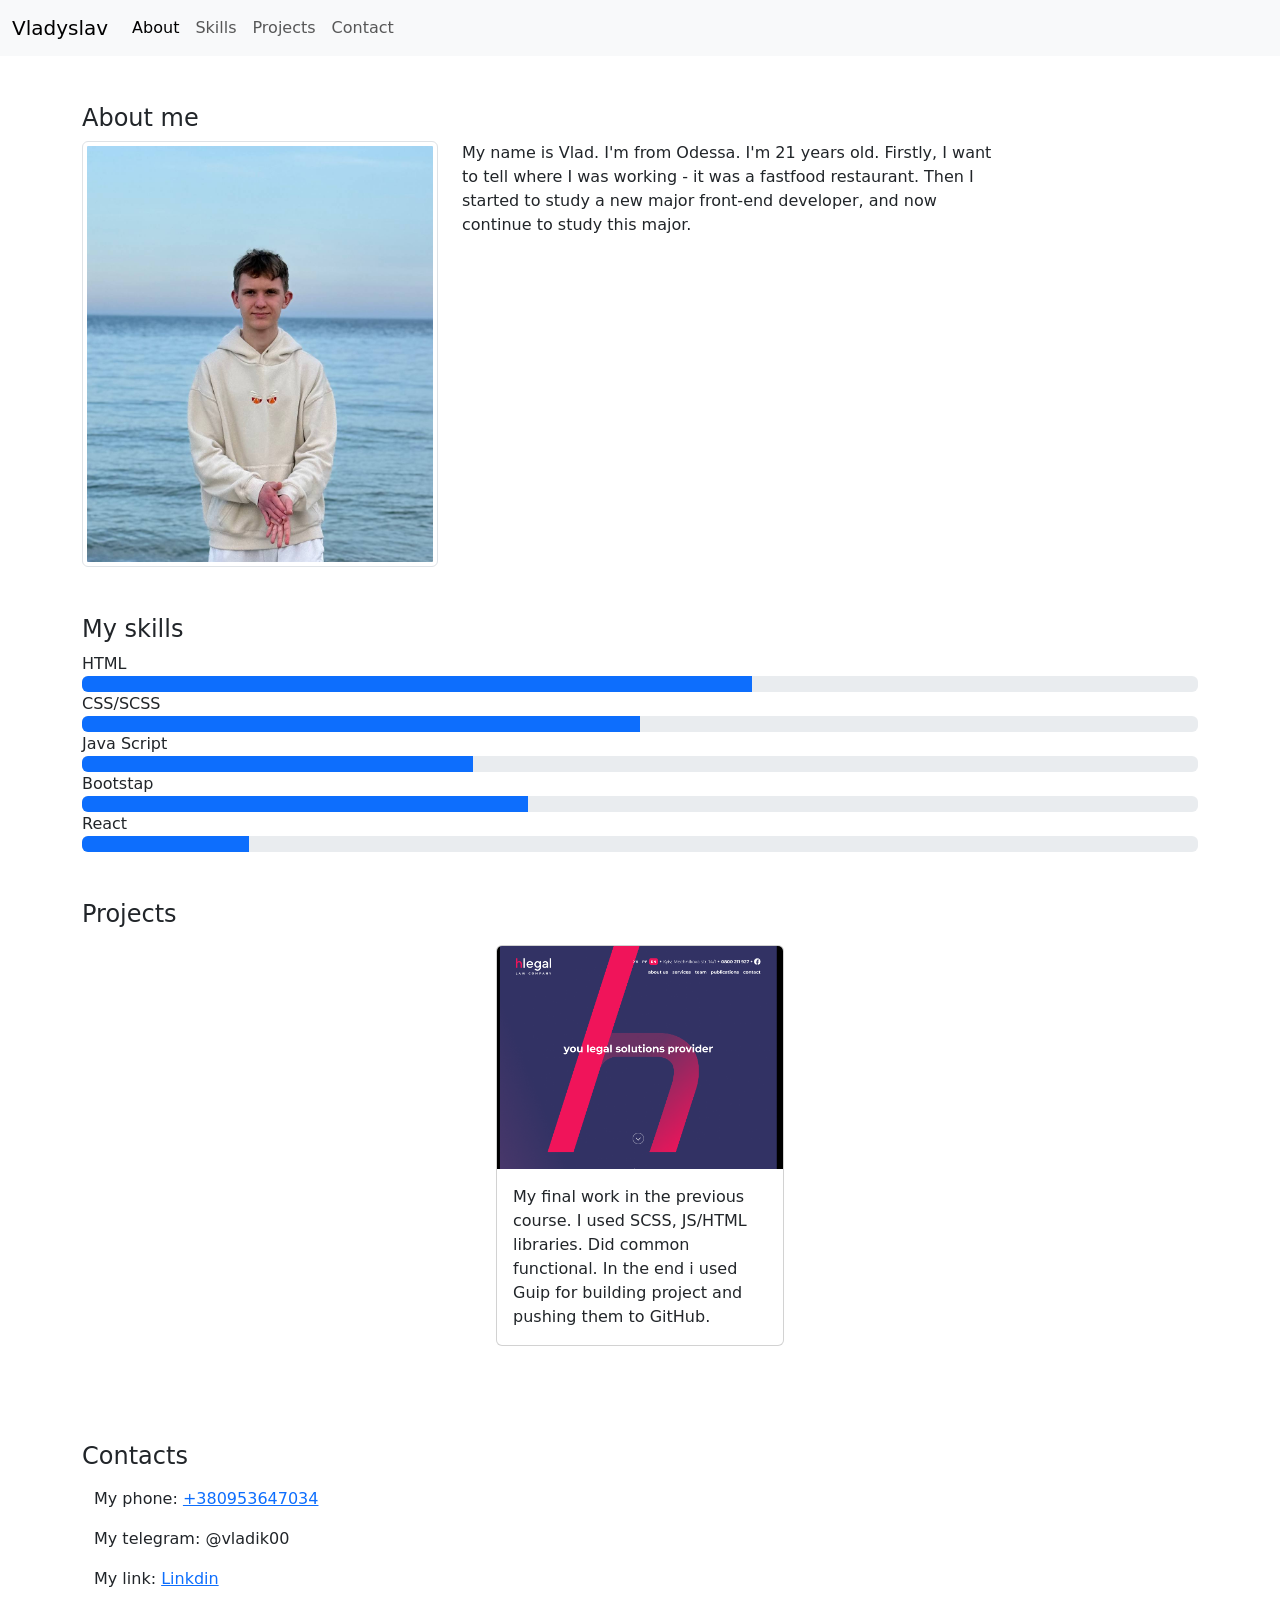
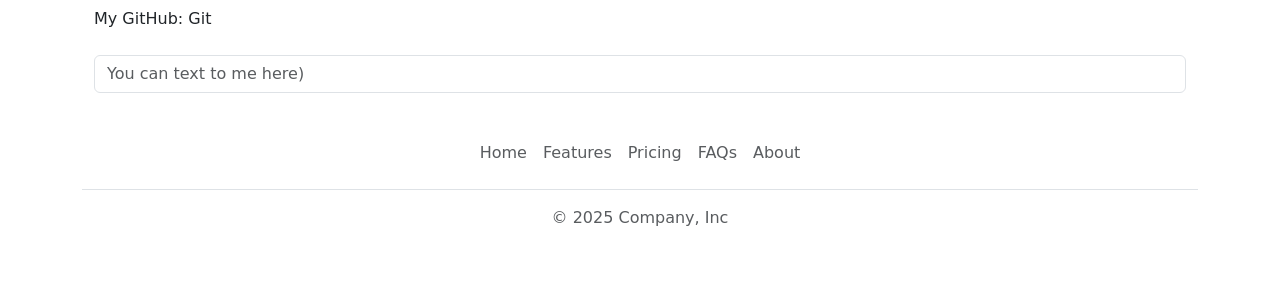
<file: index.html>
<!doctype html>
<html lang="en">
<head>
    <meta charset="UTF-8">
    <meta name="viewport"
          content="width=device-width, user-scalable=no, initial-scale=1.0, maximum-scale=1.0, minimum-scale=1.0">
    <meta http-equiv="X-UA-Compatible" content="ie=edge">
    <link href="https://cdn.jsdelivr.net/npm/bootstrap@5.3.8/dist/css/bootstrap.min.css" rel="stylesheet" integrity="sha384-sRIl4kxILFvY47J16cr9ZwB07vP4J8+LH7qKQnuqkuIAvNWLzeN8tE5YBujZqJLB" crossorigin="anonymous">
    <title>Document</title>
</head>
<body>
        <nav class="navbar navbar-expand-lg bg-body-tertiary">
            <div class="container-fluid">
                <a class="navbar-brand" href="#">Vladyslav</a>
                <button class="navbar-toggler" type="button" data-bs-toggle="collapse" data-bs-target="#navbarNavAltMarkup" aria-controls="navbarNavAltMarkup" aria-expanded="false" aria-label="Toggle navigation">
                    <span class="navbar-toggler-icon"></span>
                </button>
                <div class="collapse navbar-collapse" id="navbarNavAltMarkup">
                    <div class="navbar-nav">
                        <a class="nav-link active" aria-current="page" href="#about">About</a>
                        <a class="nav-link" href="#skills">Skills</a>
                        <a class="nav-link" href="#projects">Projects</a>
                        <a class="nav-link" href="#contacts">Contact</a>
                    </div>
                </div>
            </div>
        </nav>
        <div class="container mt-5">
            <div class="row">
                <div class="col-9" id="about"><h4>About me</h4></div>
                <div class="col-4">
                    <img src="./images/me.jpg" class="img-thumbnail" alt="my photo">
                </div>
                <div class="col-6">My name is Vlad. I'm from Odessa. I'm 21 years old. Firstly, I want to tell where I was working - it was a fastfood restaurant. Then I started to study a new major front-end developer, and now continue to study this major.</div>
            </div>
        </div>

        <div class="container-md mt-5" id="skills">
            <h4>My skills</h4>
            <span>HTML</span>
            <div class="progress" role="progressbar" aria-label="Basic example" aria-valuenow="60" aria-valuemin="0" aria-valuemax="100">
                <div class="progress-bar" style="width: 60%"></div>
            </div>
            <span>CSS/SCSS</span>
            <div class="progress" role="progressbar" aria-label="Basic example" aria-valuenow="50" aria-valuemin="0" aria-valuemax="100">
                <div class="progress-bar" style="width: 50%"></div>
            </div>
            <span>Java Script</span>
            <div class="progress" role="progressbar" aria-label="Basic example" aria-valuenow="35" aria-valuemin="0" aria-valuemax="100">
                <div class="progress-bar" style="width: 35%"></div>
            </div>
            <span>Bootstap</span>
            <div class="progress" role="progressbar" aria-label="Basic example" aria-valuenow="40" aria-valuemin="0" aria-valuemax="100">
                <div class="progress-bar" style="width: 40%"></div>
            </div>
            <span>React</span>
            <div class="progress" role="progressbar" aria-label="Basic example" aria-valuenow="15" aria-valuemin="0" aria-valuemax="100">
                <div class="progress-bar" style="width: 15%"></div>
            </div>
        </div>


        <div class="container-md mt-5" id="projects">
            <h4>Projects</h4>
            <div class="d-flex justify-content-center mt-3 gap-5">
                <div class="card" style="width: 18rem;">
                    <img src="./images/first.png" class="card-img-top" alt="...">
                    <div class="card-body">
                        <p class="card-text">My final work in the previous course. I used SCSS, JS/HTML libraries. Did common functional. In the end i used Guip for building project and pushing them to GitHub.  </p>
                    </div>
                </div>
            </div>
        </div>

        <div class="container-md mt-5 pt-5" id="contacts">
            <h4>Contacts</h4>
            <div class="container-md d-flex flex-column gap-3 mt-3">
                <span>My phone: <a href="tel: +380953647034">+380953647034</a></span>
                <span>My telegram: <a>@vladik00</a></span>
                <span>My link: <a href="https://www.linkedin.com/in/vlad-levchuk1?utm_source=share&utm_campaign=share_via&utm_content=profile&utm_medium=ios_app">Linkdin</a></span>
                <span>My GitHub: <a href="https://github.com/Vlad106"></a>Git</span>
                <input class="form-control mt-2" type="text" placeholder="You can text to me here)" aria-label="default input example">
            </div>
        </div>

        <div class="container">
            <footer class="py-3 my-4">
                <ul class="nav justify-content-center border-bottom pb-3 mb-3">
                    <li class="nav-item"><a href="#" class="nav-link px-2 text-body-secondary">Home</a></li>
                    <li class="nav-item"><a href="#" class="nav-link px-2 text-body-secondary">Features</a></li>
                    <li class="nav-item"><a href="#" class="nav-link px-2 text-body-secondary">Pricing</a></li>
                    <li class="nav-item"><a href="#" class="nav-link px-2 text-body-secondary">FAQs</a></li>
                    <li class="nav-item"><a href="#" class="nav-link px-2 text-body-secondary">About</a></li>
                </ul>
                <p class="text-center text-body-secondary">© 2025 Company, Inc</p></footer>
        </div>

        <script src="https://cdn.jsdelivr.net/npm/bootstrap@5.3.8/dist/js/bootstrap.bundle.min.js" integrity="sha384-FKyoEForCGlyvwx9Hj09JcYn3nv7wiPVlz7YYwJrWVcXK/BmnVDxM+D2scQbITxI" crossorigin="anonymous"></script>
</body>
</html>
</file>
